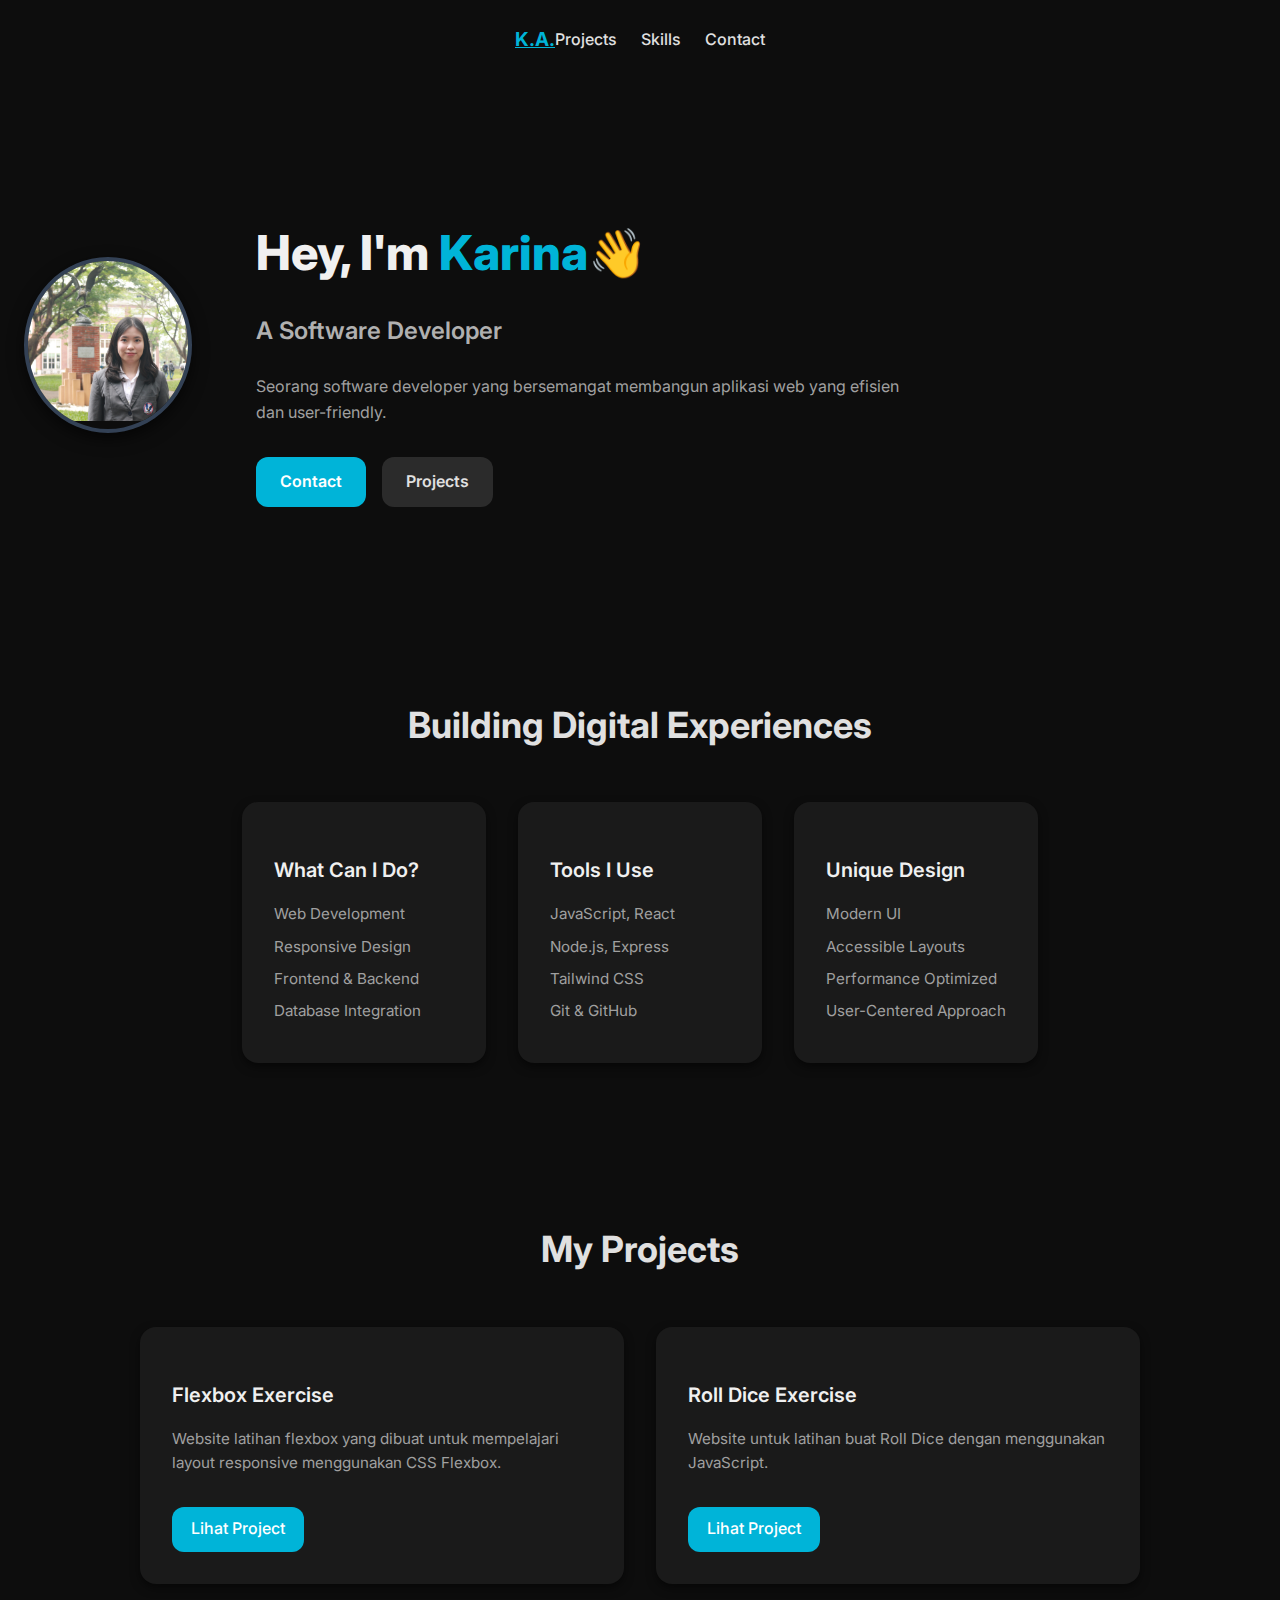
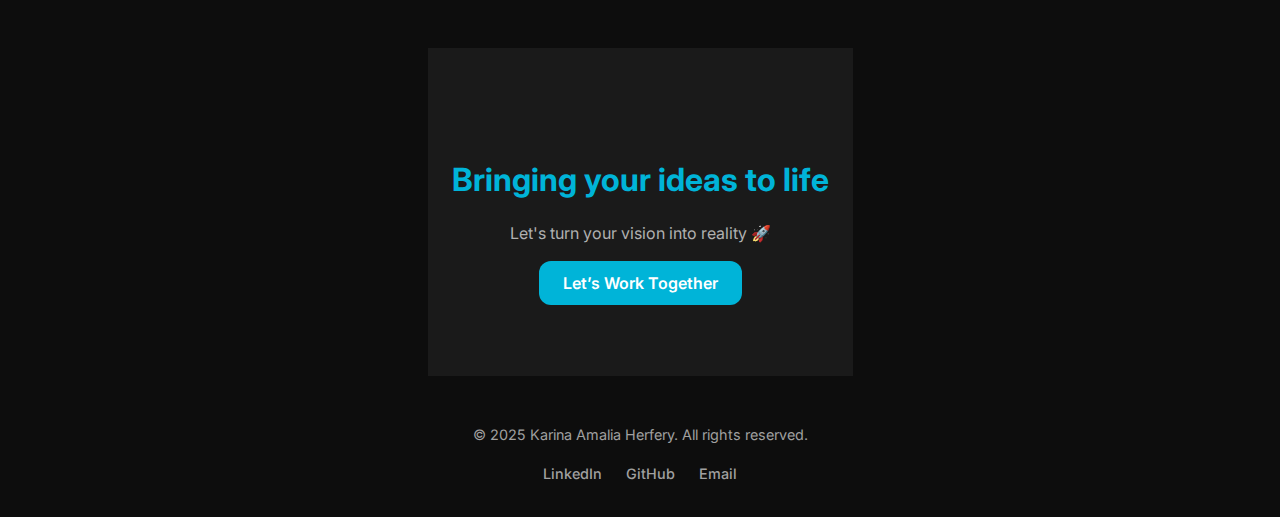
<file: index.html>
<!DOCTYPE html>
<html lang="en">
<head>
    <meta charset="UTF-8">
    <meta name="viewport" content="width=device-width, initial-scale=1.0">
    <title>Karina - Developer Portfolio</title>

    <link rel="stylesheet" href="https://fonts.googleapis.com/css2?family=Inter:wght@400;600;700&display=swap">

    <link rel="stylesheet" href="style.css">
</head>
<body>

    <nav>
        <a href="#" class="logo">K.A.</a>
        <div class="nav-links">
            <a href="#projects">Projects</a>
            <a href="#capabilities">Skills</a>
            <a href="#">Contact</a>
        </div>
    </nav>

    <header id="hero">
        <div class="profile-photo">
            <img src="karinaweb.jpg" alt="Karina's Profile Photo">
        </div>
        <div class="profile-info">
            <h1>Hey, I'm <span>Karina</span>👋</h1>
            <h2>A Software Developer</h2>
            <p>
                Seorang software developer yang bersemangat membangun aplikasi web yang efisien dan user-friendly.
            </p>
            <div class="hero-buttons">
                <a href="#">Contact</a>
                <a href="#projects">Projects</a>
            </div>
        </div>
    </header>

    <section id="capabilities">
        <h2>Building Digital Experiences</h2>
        <div class="capabilities-grid">
            <div class="card">
                <h3>What Can I Do?</h3>
                <ul>
                    <li>Web Development</li>
                    <li>Responsive Design</li>
                    <li>Frontend & Backend</li>
                    <li>Database Integration</li>
                </ul>
            </div>
            <div class="card">
                <h3>Tools I Use</h3>
                <ul>
                    <li>JavaScript, React</li>
                    <li>Node.js, Express</li>
                    <li>Tailwind CSS</li>
                    <li>Git & GitHub</li>
                </ul>
            </div>
            <div class="card">
                <h3>Unique Design</h3>
                <ul>
                    <li>Modern UI</li>
                    <li>Accessible Layouts</li>
                    <li>Performance Optimized</li>
                    <li>User-Centered Approach</li>
                </ul>
            </div>
        </div>
    </section>

    <section id="projects">
        <h2>My Projects</h2>
        <div class="projects-grid">
            <div class="card">
                <h3>Flexbox Exercise</h3>
                <p>
                    Website latihan flexbox yang dibuat untuk mempelajari layout responsive 
                    menggunakan CSS Flexbox.
                </p>
                <a href="https://inana22.github.io/Exercise-flexbox/" target="_blank">
                    Lihat Project
                </a>
            </div>
            <div class="card">
                <h3>Roll Dice Exercise</h3>
                <p>
                    Website untuk latihan buat Roll Dice dengan menggunakan JavaScript.
                </p>
                <a href="https://inana22.github.io/Project2-RollDice/" target="_blank">
                    Lihat Project
                </a>
            </div>
        </div>
    </section>

    <section id="cta">
        <h2>Bringing your ideas to life</h2>
        <p>Let's turn your vision into reality 🚀</p>
        <a href="#">Let’s Work Together</a>
    </section>

    <footer>
        <p>© 2025 Karina Amalia Herfery. All rights reserved.</p>
        <div class="footer-links">
            <a href="#">LinkedIn</a>
            <a href="#">GitHub</a>
            <a href="mailto:karina@example.com">Email</a>
        </div>
    </footer>

</body>
</html>
</file>
<file: style.css>
/*
  Revisi CSS untuk menyesuaikan tampilan dengan
  nadhir.dev, sambil mempertahankan struktur yang sudah ada.
*/

/* --- Base & Typography --- */
body {
    font-family: 'Inter', sans-serif;
    /* Ubah background dan font color agar lebih minimalis seperti referensi */
    background-color: #0d0d0d; /* Darker charcoal */
    color: #e0e0e0; /* Off-white for better readability */
    margin: 0;
    padding: 0;
    line-height: 1.6;
    display: flex; /* Menggunakan flexbox untuk memusatkan konten secara vertikal */
    flex-direction: column;
    min-height: 100vh;
}

h1, h2, h3 {
    color: #f0f0f0; /* Warna judul lebih terang */
    font-weight: 700;
}

section {
    max-width: 1000px;
    margin: 0 auto;
    padding: 4rem 1.5rem;
}

/* --- Navigation Bar (Tambahan untuk melengkapi referensi) --- */
/*
  Website referensi memiliki navigasi di atas.
  Kita akan tambahkan ini di HTML dan styling-nya di sini.
*/
nav {
    max-width: 1000px;
    margin: 0 auto;
    padding: 1.5rem 1.5rem 0;
    display: flex;
    justify-content: space-between;
    align-items: center;
}

.nav-links {
    display: flex;
    gap: 1.5rem;
}

.nav-links a {
    color: #e0e0e0;
    text-decoration: none;
    font-weight: 500;
    transition: color 0.3s ease;
}

.nav-links a:hover {
    color: #00b4d8; /* Warna hover yang menarik */
}

.logo {
    font-weight: 700;
    font-size: 1.2rem;
    color: #00b4d8;
}

/* --- Hero Section --- */
#hero {
    display: flex;
    flex-direction: column;
    align-items: center;
    text-align: center; /* Tampilan mobile tetap di tengah */
    padding: 6rem 1.5rem 5rem;
}

@media (min-width: 768px) {
    #hero {
        flex-direction: row; /* Layout horizontal untuk desktop */
        text-align: left;
        gap: 4rem; /* Jarak antara foto dan teks */
        padding: 8rem 1.5rem;
    }

    #hero .profile-info {
        flex: 1; /* Biar mengambil sisa ruang */
    }
}

#hero .profile-photo {
    margin-bottom: 2rem; /* Jarak bawah untuk mobile */
    border: 4px solid #334155;
    border-radius: 50%;
    overflow: hidden;
    box-shadow: 0 6px 16px rgba(0,0,0,0.6);
}

@media (min-width: 768px) {
    #hero .profile-photo {
        margin-bottom: 0; /* Hapus jarak bawah di desktop */
    }
}

#hero .profile-photo img {
    width: 160px;
    height: 160px;
    object-fit: cover;
}

#hero h1 {
    font-size: 3rem;
    font-weight: 800;
    margin-bottom: 0.5rem;
}

#hero h1 span {
    color: #00b4d8; /* Ubah warna aksen */
}

#hero h2 {
    font-size: 1.5rem;
    font-weight: 600;
    color: #b0b0b0; /* Warna sedikit lebih gelap */
    margin-bottom: 1.5rem;
}

#hero p {
    max-width: 650px;
    margin: 0 auto 2rem;
    color: #a0a0a0;
    font-size: 1rem;
}

@media (min-width: 768px) {
    #hero p {
        margin: 0 0 2rem 0; /* Sesuaikan margin untuk layout desktop */
    }
}

.hero-buttons {
    display: flex;
    gap: 1rem;
    justify-content: center;
}

@media (min-width: 768px) {
    .hero-buttons {
        justify-content: flex-start; /* Pindah tombol ke kiri di desktop */
    }
}

.hero-buttons a {
    padding: 0.75rem 1.5rem;
    border-radius: 0.75rem;
    font-weight: 600;
    text-decoration: none;
    transition: all 0.3s ease;
}

.hero-buttons a:first-child {
    background-color: #00b4d8;
    color: white;
}

.hero-buttons a:first-child:hover {
    background-color: #0096c7;
}

.hero-buttons a:last-child {
    background-color: #2b2b2b; /* Warna latar belakang tombol sekunder */
    color: #e0e0e0;
}

.hero-buttons a:last-child:hover {
    background-color: #3b3b3b;
}

/* --- Capabilities Section --- */
#capabilities {
    padding-top: 2rem; /* Kurangi padding atas */
}

#capabilities h2 {
    text-align: center;
    font-size: 2.25rem;
    font-weight: 700;
    margin-bottom: 3rem;
    color: #e0e0e0;
}

.capabilities-grid {
    display: grid;
    grid-template-columns: 1fr;
    gap: 2rem;
}

@media (min-width: 768px) {
    .capabilities-grid {
        grid-template-columns: repeat(3, 1fr);
    }
}

.card {
    background-color: #1a1a1a; /* Warna card lebih gelap */
    padding: 2rem;
    border-radius: 1rem;
    box-shadow: 0 4px 10px rgba(0,0,0,0.5);
    transition: transform 0.3s ease, box-shadow 0.3s ease;
}

.card:hover {
    transform: translateY(-6px);
    box-shadow: 0 8px 16px rgba(0,0,0,0.6);
}

.card h3 {
    font-size: 1.25rem;
    margin-bottom: 1rem;
    font-weight: 600;
}

.card ul {
    list-style: none;
    padding: 0;
    margin: 0;
    color: #a0a0a0;
    font-size: 0.95rem;
}

.card ul li {
    margin-bottom: 0.5rem;
}

/* --- Projects Section --- */
#projects h2 {
    text-align: center;
    font-size: 2.25rem;
    font-weight: 700;
    margin-bottom: 3rem;
    color: #e0e0e0;
}

.projects-grid {
    display: grid;
    grid-template-columns: 1fr;
    gap: 2rem;
}

@media (min-width: 768px) {
    .projects-grid {
        grid-template-columns: repeat(2, 1fr);
    }
}

#projects .card p {
    font-size: 0.95rem;
    color: #a0a0a0;
}

#projects .card a {
    display: inline-block;
    margin-top: 1rem;
    padding: 0.6rem 1.2rem;
    background-color: #00b4d8; /* Sesuaikan warna */
    color: white;
    border-radius: 0.75rem;
    font-weight: 500;
    text-decoration: none;
    transition: background-color 0.3s ease;
}

#projects .card a:hover {
    background-color: #0096c7;
}

/* --- CTA Section --- */
#cta {
    background-color: #1a1a1a;
    text-align: center;
    padding: 5rem 1.5rem;
}

#cta h2 {
    font-size: 2rem;
    font-weight: 700;
    color: #00b4d8;
    margin-bottom: 1rem;
}

#cta p {
    color: #b0b0b0;
    margin-bottom: 1.5rem;
}

#cta a {
    background-color: #00b4d8;
    padding: 0.75rem 1.5rem;
    border-radius: 0.75rem;
    font-weight: 600;
    text-decoration: none;
    color: white;
    transition: background-color 0.3s ease;
}

#cta a:hover {
    background-color: #0096c7;
}

/* --- Footer --- */
footer {
    text-align: center;
    padding: 2rem 1.5rem;
    color: #a0a0a0;
    font-size: 0.9rem;
}

.footer-links {
    margin-top: 1rem;
    display: flex;
    justify-content: center;
    gap: 1.5rem;
}

.footer-links a {
    color: #a0a0a0;
    text-decoration: none;
    font-weight: 500;
}

.footer-links a:hover {
    color: #00b4d8;
}
</file>
